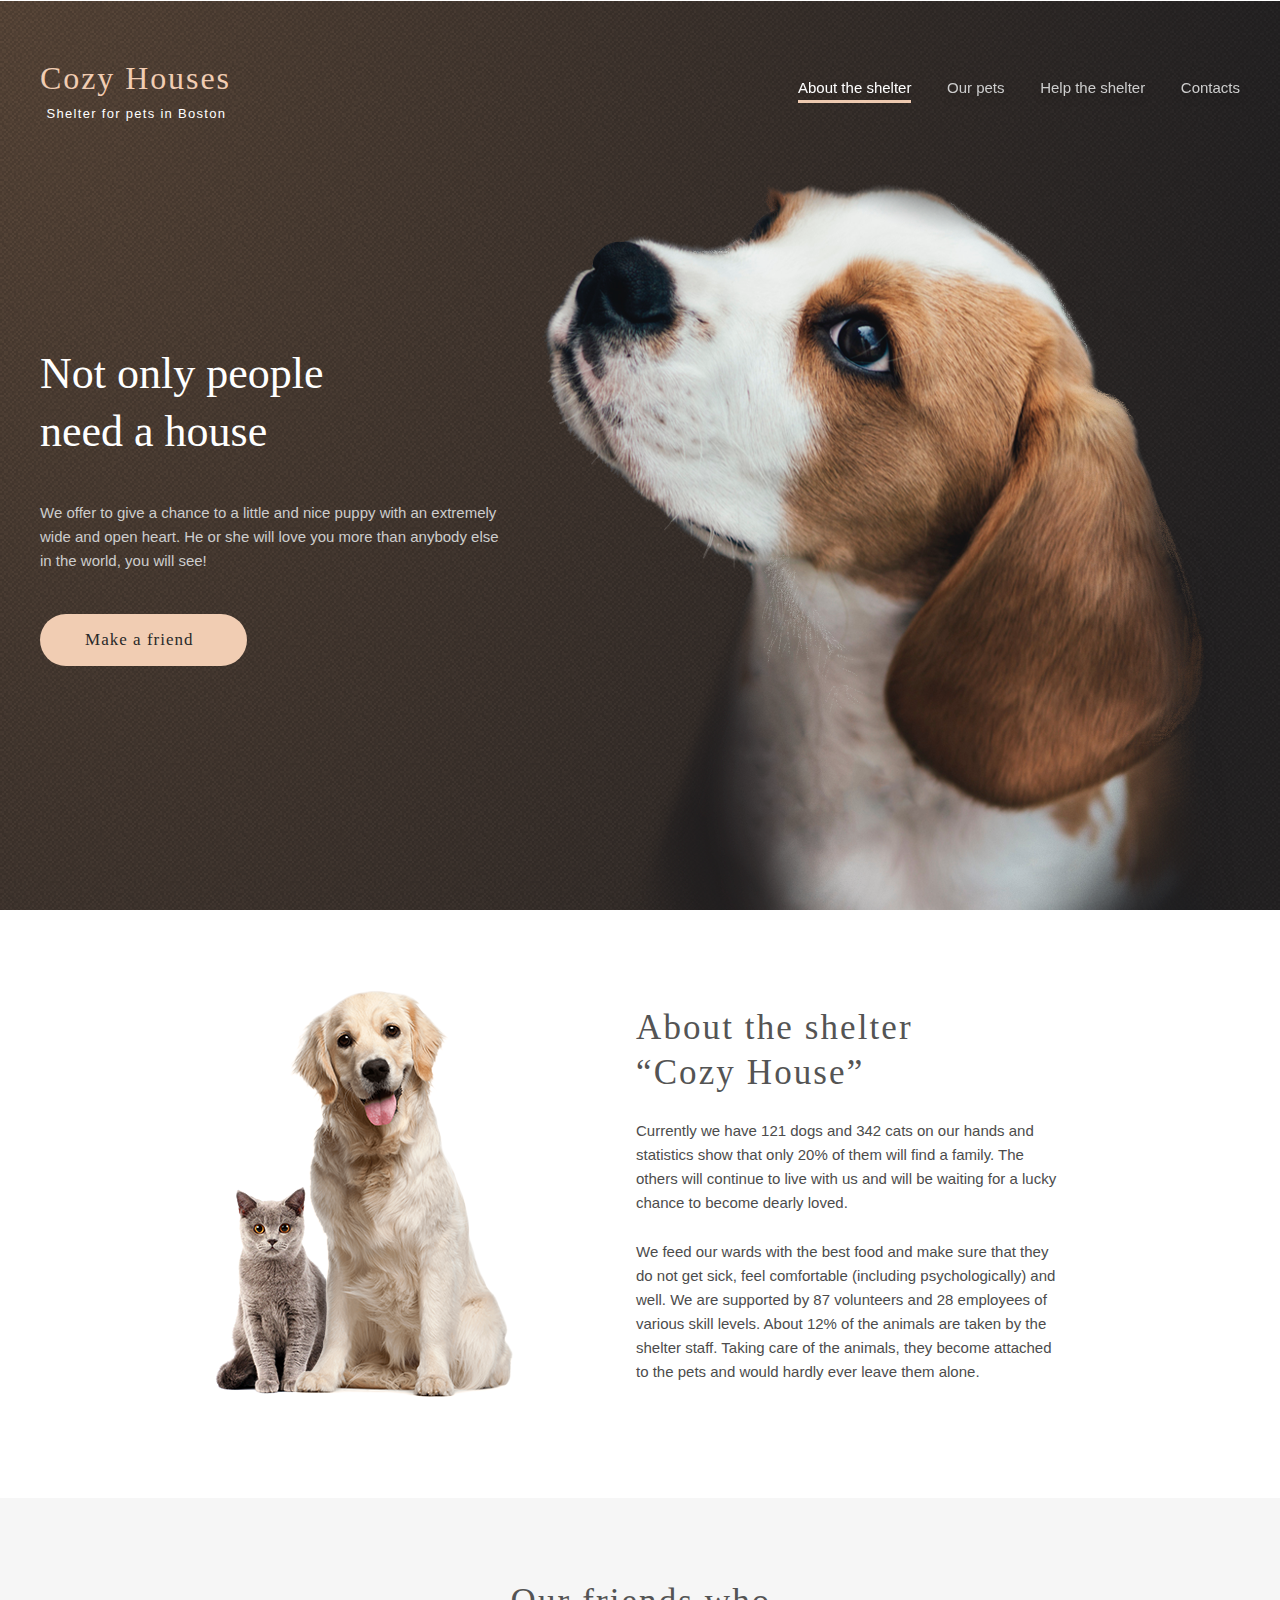
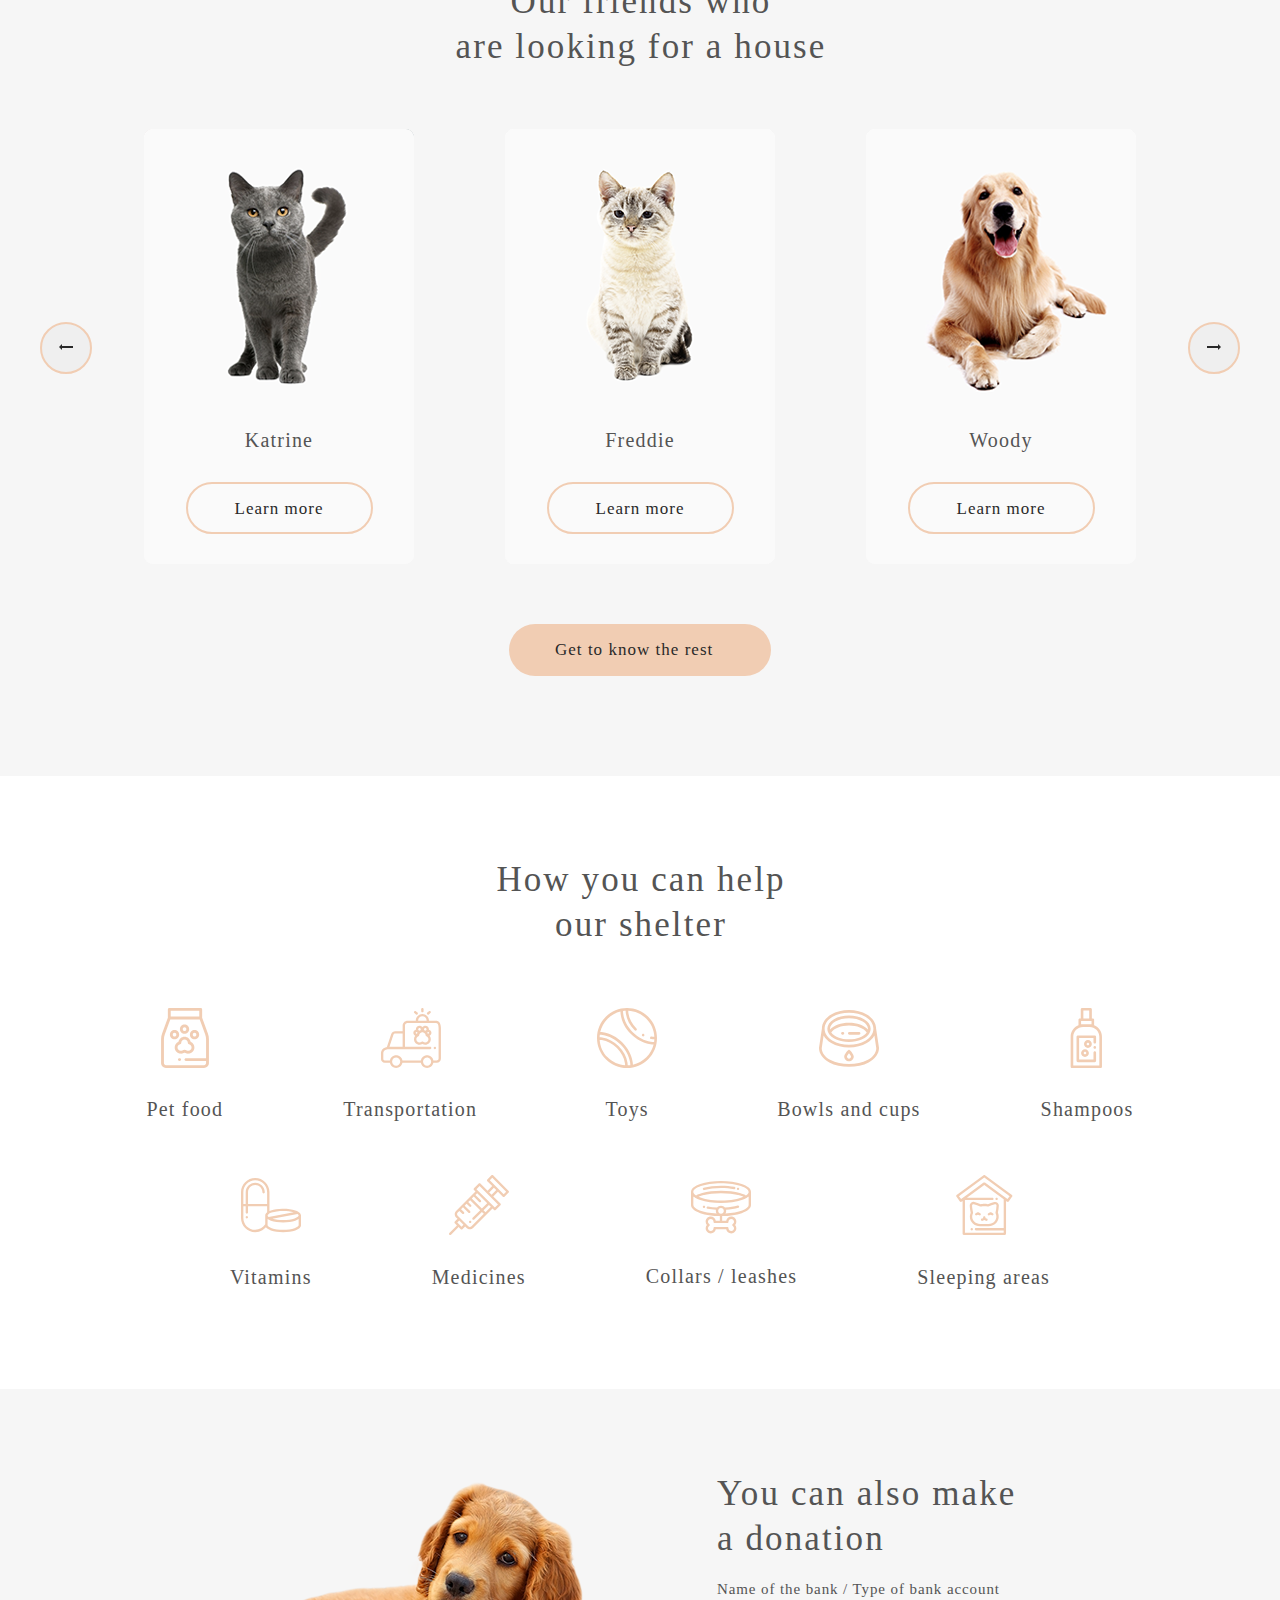
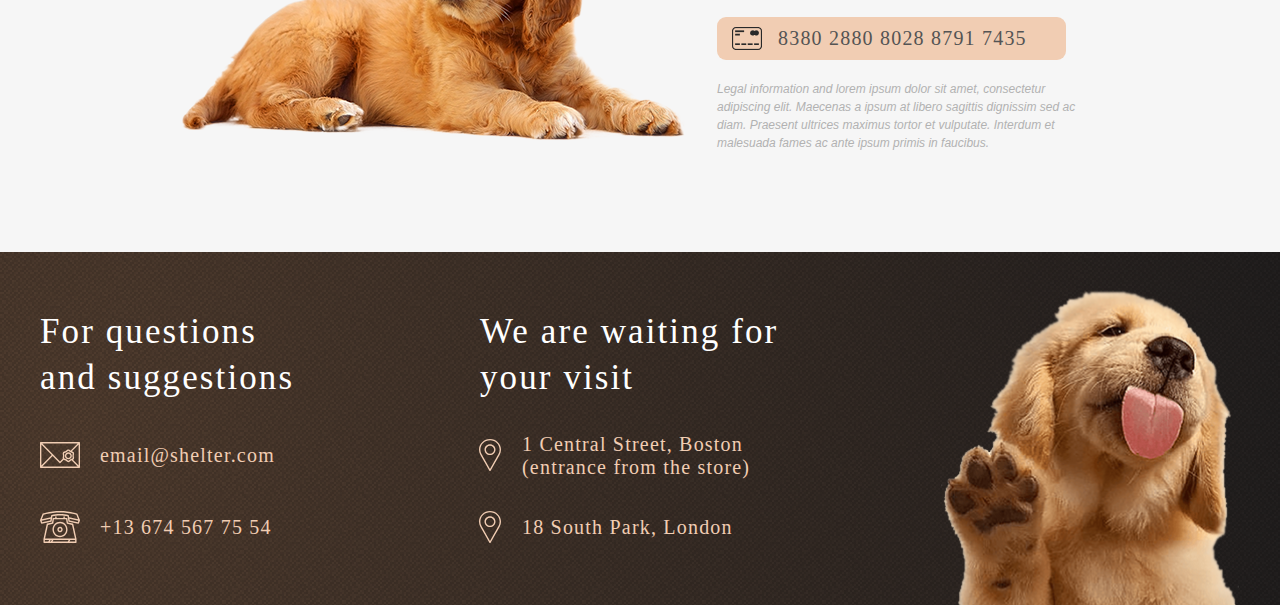
<file: pages/main/index.html>
<!DOCTYPE html>
<html lang="en">

<head>
    <meta charset="UTF-8">
    <meta name="viewport" content="width=device-width, initial-scale=1.0">
    <title>Shelter</title>
    <link rel="stylesheet" href="normalize.min.css">
    <link rel="stylesheet" href="style.css">
</head>

<body>
    <header class="header">
        <div class="header__container">
            <a href="javascript:void(0)" class="header__logo">
                <div>
                    <h1 class="header__title">Cozy Houses</h1>
                    <p class="header__subtitle">Shelter for pets in Boston</p>
                </div>
            </a>
            <nav class="navbar">
                <div class="navbar__wrapper">
                    <a href="javascript:void(0)" class="burger-logo">
                        <div>
                            <h2 class="burger-logo__title">Cozy House</h2>
                            <p class="burger-logo__subtitle">Shelter for pets in Boston</p>
                        </div>
                    </a>
                    <div class="burger">
                        <span></span>
                        <span></span>
                        <span></span>
                    </div>
                    <ul class="main-menu">
                        <li class="main-menu__item">
                            <a href="#" class="main-menu__link main-menu__link_active">About the shelter</a>
                        </li>
                        <li class="main-menu__item">
                            <a href="../pets/index.html" class="main-menu__link">Our pets</a>
                        </li>
                        <li class="main-menu__item">
                            <a href="javascript:void(0)" class="main-menu__link main-menu__link_nonActive">Help the
                                shelter</a>
                        </li>
                        <li class="main-menu__item">
                            <a href="javascript:void(0)" class="main-menu__link main-menu__link_nonActive">Contacts</a>
                        </li>
                    </ul>
                </div>
            </nav>
            <div class="hamburger">
                <span></span>
                <span></span>
                <span></span>
            </div>
        </div>
        <div class="overlay"></div>
        <div class="overlay-popUp"></div>
    </header>
    <main>
        <section class="not-only">
            <div class="container">
                <h2 class="not-only__title">Not only people need a house</h2>
                <p class="not-only__text">
                    We offer to give a chance to a little and nice puppy with an extremely wide and open heart. He or
                    she will love you more than anybody else in the world, you will see!
                </p>
                <a href="../pets/index.html" class="not-only__link">Make a friend</a>
                <img class="not-only__dog" src="../../assets/images/start-screen-puppy.png" alt="Dog">
            </div>
        </section>
        <section class="about">
            <div class="container">
                <div class="about__wrapper">
                    <img class="about__img" src="../../assets/images/about-pets.png" alt="Cat and Dog">
                    <div class="about__content">
                        <h2 class="about__title">About the shelter “Cozy House”</h2>
                        <p class="about__text">
                            Currently we have 121 dogs and 342 cats on our hands and statistics show that only 20% of
                            them
                            will find a family. The others will continue to live with us and will be waiting for a lucky
                            chance to become dearly loved.
                        </p>
                        <p class="about__text">
                            We feed our wards with the best food and make sure that they do not get sick, feel
                            comfortable
                            (including psychologically) and well. We are supported by 87 volunteers and 28 employees of
                            various skill levels. About 12% of the animals are taken by the shelter staff. Taking care
                            of
                            the animals, they become attached to the pets and would hardly ever leave them alone.
                        </p>
                    </div>
                </div>
            </div>
        </section>
        <section class="our-friends">
            <div class="container">
                <h2 class="our-friends__title">
                    Our friends who<br> are looking for a house
                </h2>
                <div class="carousel">
                    <button class="our-friends__button our-friends__button_left">
                        <img src="../../assets/icons/Arrow.png" alt="arrow left" class="our-friend__arrow-left">
                    </button>
                    <div class="carousel__wrapper">
                        <ul class="dogs-slider">
                            <li class="dogs-slider__item">
                                <img src="../../assets/images/pets-katrine.png" alt="A cat" class="dogs-slider__img">
                                <p class="dogs-slider__name">Katrine</p>
                                <a href="" class="dogs-slider__link">Learn more</a>
                            </li>
                            <li class="dogs-slider__item">
                                <img src="../../assets/images/pets-jennifer.png" alt="A dog" class="dogs-slider__img">
                                <p class="dogs-slider__name">Jennifer</p>
                                <a href="" class="dogs-slider__link">Learn more</a>
                            </li>
                            <li class="dogs-slider__item">
                                <img src="../../assets/images/pets-woody.png" alt="A dog" class="dogs-slider__img">
                                <p class="dogs-slider__name">Woody</p>
                                <a href="" class="dogs-slider__link">Learn more</a>
                            </li>
                        </ul>
                    </div>
                    <button class="our-friends__button our-friends__button_right">
                        <img src="../../assets/icons/Arrow.png" alt="arrow left" class="our-friend__arrow-right">
                    </button>
                </div>
                <a href="../pets/index.html" class="our-friends__get">Get to know the rest</a>
                <div class="pet">
                    <div class="pet__picture">
                        <img src="../../assets/images/pets-jennifer.png" alt="A dog" class="pet__img">
                    </div>
                    <div class="pet__content">
                        <h3 class="pet__title">Jennifer</h3>
                        <p class="pet__subtitle"><span class="pet__type">Dog</span> - <span
                                class="pet__breed">Labrador</span></p>
                        <p class="pet__descr">
                            Jennifer is a sweet 2 months old Labrador that is patiently waiting to find a new forever
                            home. This girl really enjoys being able to go outside to run and play, but won't hesitate
                            to play up a storm in the house if she has all of her favorite toys.
                        </p>
                        <ul class="pet-desr">
                            <li class="pet-desr__age">Age: <span>2 months</span></li>
                            <li class="pet-desr__inoculation">Inoculations: <span>none</span></li>
                            <li class="pet-desr__diseases">Diseases: <span>none</span></li>
                            <li class="pet-desr__parasites">Parasites: <span>none</span></li>
                        </ul>
                    </div>
                    <div class="pet__close">
                        <svg width="12" height="12" viewBox="0 0 12 12" fill="none" xmlns="http://www.w3.org/2000/svg">
                            <path fill-rule="evenodd" clip-rule="evenodd"
                                d="M7.42618 6.00003L11.7046 1.72158C12.0985 1.32775 12.0985 0.689213 11.7046 0.295433C11.3108 -0.0984027 10.6723 -0.0984027 10.2785 0.295433L5.99998 4.57394L1.72148 0.295377C1.32765 -0.098459 0.68917 -0.098459 0.295334 0.295377C-0.0984448 0.689213 -0.0984448 1.32775 0.295334 1.72153L4.57383 5.99997L0.295334 10.2785C-0.0984448 10.6723 -0.0984448 11.3108 0.295334 11.7046C0.68917 12.0985 1.32765 12.0985 1.72148 11.7046L5.99998 7.42612L10.2785 11.7046C10.6723 12.0985 11.3108 12.0985 11.7046 11.7046C12.0985 11.3108 12.0985 10.6723 11.7046 10.2785L7.42618 6.00003Z"
                                fill="#292929" />
                        </svg>
                    </div>
                </div>
            </div>
        </section>
        <section class="help">
            <div class="container">
                <h2 class="help__title">How you can help our shelter</h2>
                <ul class="help__list">
                    <li class="help__item">
                        <img class="help__img" src="../../assets/images/icon-pet-food.svg" alt="food">
                        <span class="help__name">Pet food</span>
                    </li>
                    <li class="help__item">
                        <img class="help__img" src="../../assets/images/icon-transportation.svg" alt="transportation">
                        <span class="help__name">Transportation</span>
                    </li>
                    <li class="help__item">
                        <img class="help__img" src="../../assets/images/icon-toys.svg" alt="toys">
                        <span class="help__name">Toys</span>
                    </li>
                    <li class="help__item">
                        <img class="help__img" src="../../assets/images/icon-bowls-and-cups.svg" alt="bowls-and-cups">
                        <span class="help__name">Bowls and cups</span>
                    </li>
                    <li class="help__item">
                        <img class="help__img" src="../../assets/images/icon-shampoos.svg" alt="shampoos">
                        <span class="help__name">Shampoos</span>
                    </li>
                    <li class="help__item">
                        <img class="help__img" src="../../assets/images/icon-vitamins.svg" alt="vitamins">
                        <span class="help__name">Vitamins</span>
                    </li>
                    <li class="help__item">
                        <img class="help__img" src="../../assets/images/icon-medicines.svg" alt="medicines">
                        <span class="help__name">Medicines</span>
                    </li>
                    <li class="help__item">
                        <img class="help__img" src="../../assets/images/collars-or-leashes.svg" alt="leashes">
                        <span class="help__name">Collars / leashes</span>
                    </li>
                    <li class="help__item">
                        <img class="help__img" src="../../assets/images/icon-sleeping-area.svg" alt="sleeping-area">
                        <span class="help__name">Sleeping areas</span>
                    </li>
                </ul>
            </div>
        </section>
        <section class="addition">
            <div class="container">
                <div class="addition__wrapper">
                    <img src="../../assets/images/donation-dog.png" alt="A dog" class="addition__img">
                    <div class="addition__content">
                        <h2 class="addition__title">You can also make a donation</h2>
                        <p class="addition__bank">Name of the bank / Type of bank account</p>
                        <a href="#" class="addition__card">
                            <img src="../../assets/icons/credit-card.png" alt="card" class="addition__icon">
                            8380 2880 8028 8791 7435
                        </a>
                        <p class="addition__text">
                            Legal information and lorem ipsum dolor sit amet, consectetur adipiscing elit. Maecenas a
                            ipsum at libero sagittis dignissim sed ac diam. Praesent ultrices maximus tortor et
                            vulputate. Interdum et malesuada fames ac ante ipsum primis in faucibus.
                        </p>
                    </div>
                </div>
            </div>
        </section>
    </main>
    <footer class="footer">
        <div class="container">
            <div class="footer__flex">
                <div class="footer__contacts">
                    <h3 class="footer__title">For questions and suggestions</h3>
                    <a class="footer__email email" href="mailto:email@shelter.com">
                        <img class="email__icon" src="../../assets/icons/mail.svg" alt="Email">
                        email@shelter.com
                    </a>
                    <a class="footer__phone phone" href="tel:+136745677554">
                        <img class="phone__icon" src="../../assets/icons/phone.svg" alt="phone number">
                        +13 674 567 75 54
                    </a>
                </div>
                <div class="footer__location">
                    <h3 class="footer__title">We are waiting for your visit</h3>
                    <a target="_blank" class="footer__address address-one" href="https://goo.gl/maps/z3WQQG3TH1wXpCeU8">
                        <img class="address-one__icon" src="../../assets/icons/pin.svg" alt="location">
                        1 Central Street, Boston (entrance from the store)
                    </a>
                    <a target="_blank" class="footer__address address-two" href="https://goo.gl/maps/vzcgCVsz3eTxAUmG7">
                        <img class="address-two__icon" src="../../assets/icons/pin.svg" alt="location">
                        18 South Park, London
                    </a>
                </div>
                <img class="footer__img" src="../../assets/images/footer-puppy.png" alt="A dog">
            </div>
        </div>
    </footer>
    <script src="script.js"></script>
</body>

</html>
</file>
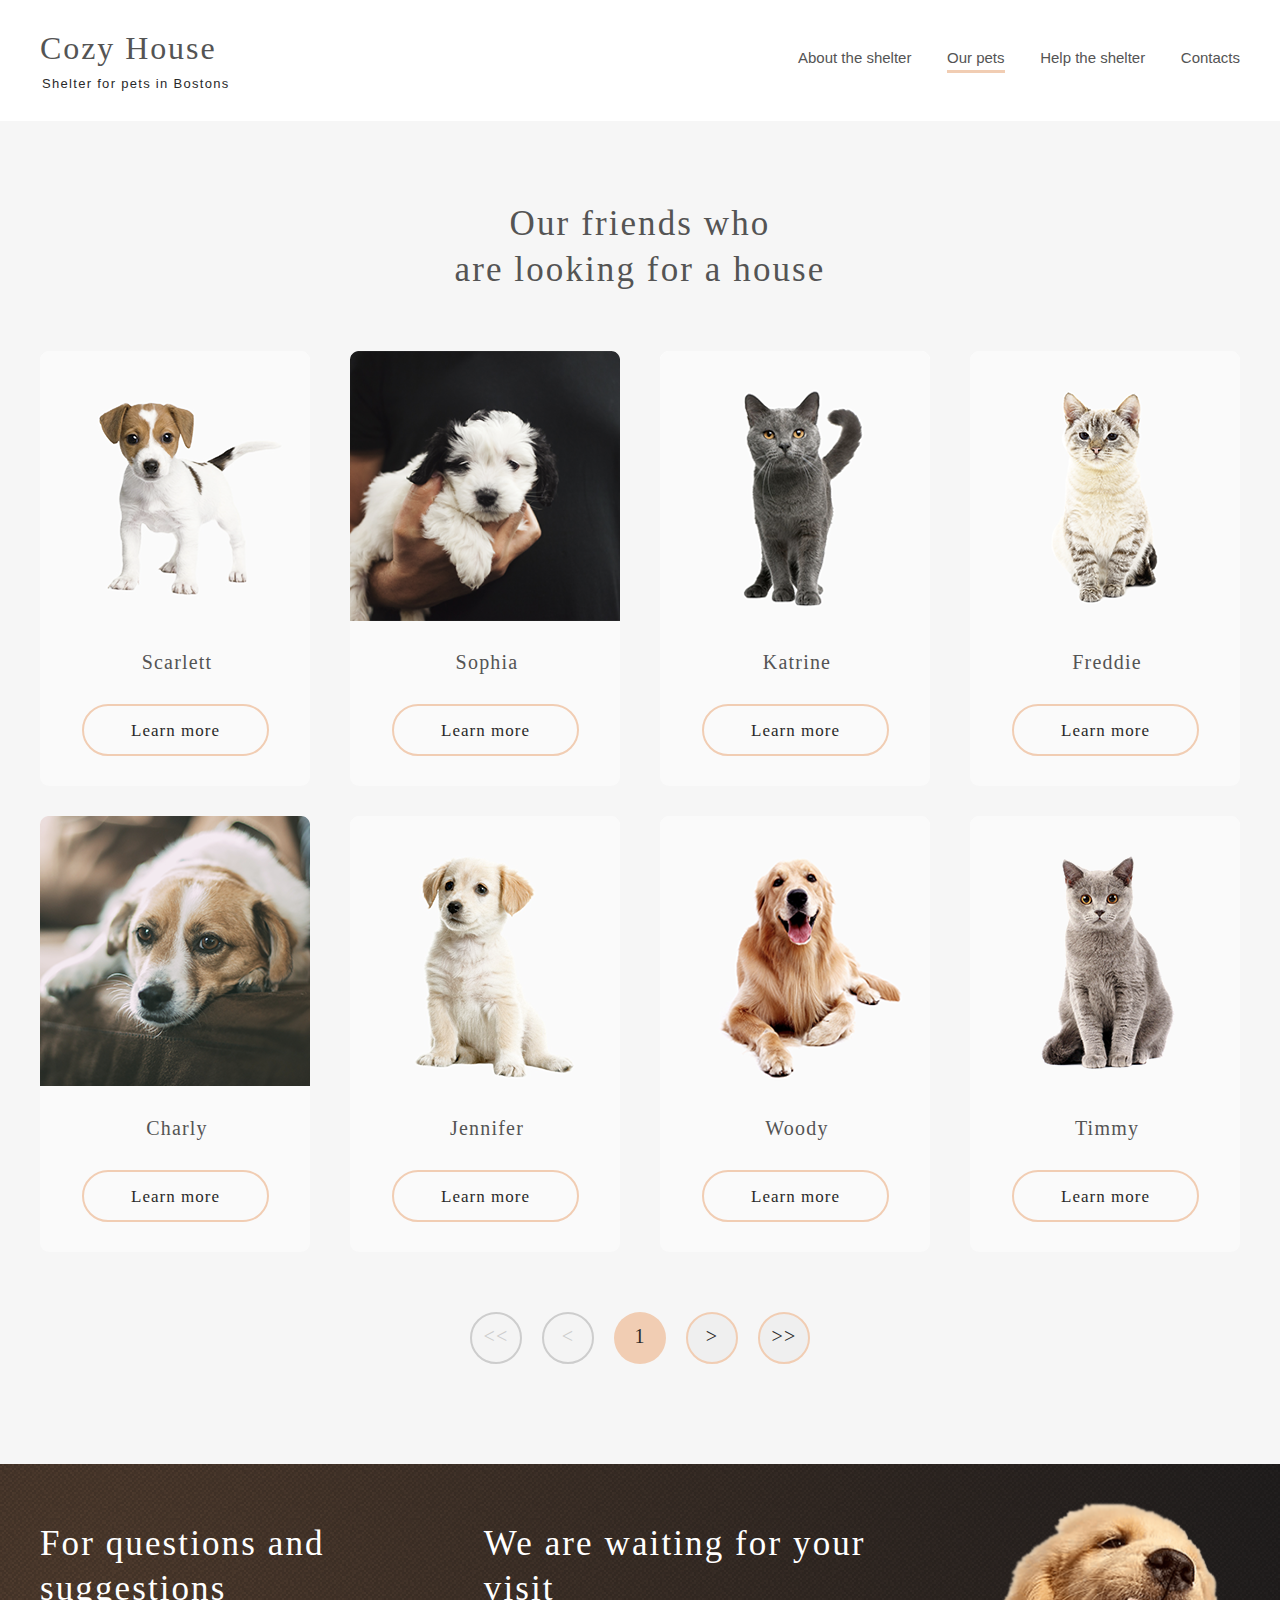
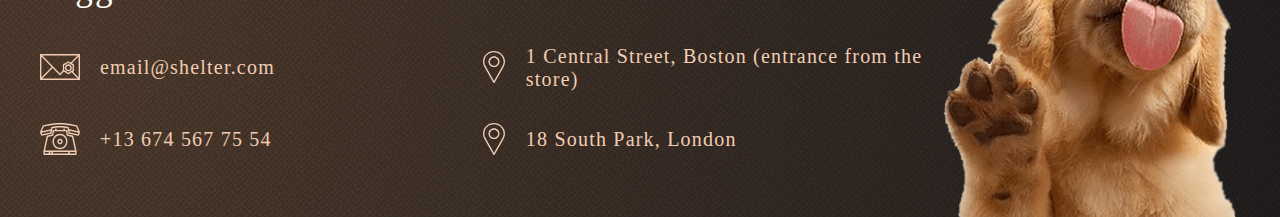
<file: pages/pets/index.html>
<!DOCTYPE html>
<html lang="en">

<head>
    <meta charset="UTF-8">
    <meta name="viewport" content="width=device-width, initial-scale=1.0">
    <title>Pets</title>
    <link rel="stylesheet" href="normalize.min.css">
    <link rel="stylesheet" href="style.css">
</head>

<body>
    <header class="header">
        <div class="header__container">
            <a href="../main/index.html">
                <div class="header__logo">
                    <h1 class="header__title">Cozy House</h1>
                    <p class="header__subtitle">Shelter for pets in Bostons</p>
                </div>
            </a>
            <nav class="navbar">
                <a href="../main/index.html" class="burger-logo">
                    <div>
                        <h2 class="burger-logo__title">Cozy House</h2>
                        <p class="burger-logo__subtitle">Shelter for pets in Boston</p>
                    </div>
                </a>
                <div class="burger">
                    <span></span>
                    <span></span>
                    <span></span>
                </div>
                <ul class="main-menu">
                    <li class="main-menu__item">
                        <a href="../main/index.html" class="main-menu__link">About the shelter</a>
                    </li>
                    <li class="main-menu__item">
                        <a href="#" class="main-menu__link main-menu__link_active">Our pets</a>
                    </li>
                    <li class="main-menu__item">
                        <a href="javascript:void(0)" class="main-menu__link main-menu__link_nonActive">Help the
                            shelter</a>
                    </li>
                    <li class="main-menu__item">
                        <a href="javascript:void(0)" class="main-menu__link main-menu__link_nonActive">Contacts</a>
                    </li>
                </ul>
            </nav>
            <div class="hamburger">
                <span></span>
                <span></span>
                <span></span>
            </div>
            <div class="overlay"></div>
        </div>
    </header>
    <main>
        <section class="our-friends">
            <div class="container">
                <h2 class="our-friends__title">
                    Our friends who <br>are looking for a house
                </h2>
                <ul class="our-friends__list">
                    <li class="our-friends__item">
                        <img src="../../assets/images/pets-katrine.png" alt="A cat" class="our-friends__img">
                        <p class="our-friends__name">Katrine</p>
                        <a href="" class="our-friends__link">Learn more</a>
                        <div class="overlayItem"><img src="../../assets/images/question.png" alt="question"></div>
                    </li>
                    <li class="our-friends__item">
                        <img src="../../assets/images/pets-jennifer.png" alt="A dog" class="our-friends__img">
                        <p class="our-friends__name">Jennifer</p>
                        <a href="" class="our-friends__link">Learn more</a>
                        <div class="overlayItem"><img src="../../assets/images/question.png" alt="question"></div>
                    </li>
                    <li class="our-friends__item">
                        <img src="../../assets/images/pets-woody.png" alt="A dog" class="our-friends__img">
                        <p class="our-friends__name">Woody</p>
                        <a href="" class="our-friends__link">Learn more</a>
                        <div class="overlayItem"><img src="../../assets/images/question.png" alt="question"></div>
                    </li>
                    <li class="our-friends__item">
                        <img src="../../assets/images/pets-katrine-2.png" alt="A dog" class="our-friends__img">
                        <p class="our-friends__name">Sophia</p>
                        <a href="" class="our-friends__link">Learn more</a>
                        <div class="overlayItem"><img src="../../assets/images/question.png" alt="question"></div>
                    </li>
                    <li class="our-friends__item">
                        <img src="../../assets/images/pets-timmy.png" alt="A dog" class="our-friends__img">
                        <p class="our-friends__name">Timmy</p>
                        <a href="" class="our-friends__link">Learn more</a>
                        <div class="overlayItem"><img src="../../assets/images/question.png" alt="question"></div>
                    </li>
                    <li class="our-friends__item">
                        <img src="../../assets/images/pets-charly.png" alt="A dog" class="our-friends__img">
                        <p class="our-friends__name">Charly</p>
                        <a href="" class="our-friends__link">Learn more</a>
                        <div class="overlayItem"><img src="../../assets/images/question.png" alt="question"></div>
                    </li>
                    <li class="our-friends__item">
                        <img src="../../assets/images/pets-scarlet.png" alt="A dog" class="our-friends__img">
                        <p class="our-friends__name">Scarlett</p>
                        <a href="" class="our-friends__link">Learn more</a>
                        <div class="overlayItem"><img src="../../assets/images/question.png" alt="question"></div>
                    </li>
                    <li class="our-friends__item">
                        <img src="../../assets/images/pets-katrine-4.png" alt="A dog" class="our-friends__img">
                        <p class="our-friends__name">Freddie</p>
                        <a href="" class="our-friends__link">Learn more</a>
                        <div class="overlayItem"><img src="../../assets/images/question.png" alt="question"></div>
                    </li>
                </ul>
                <div class="our-friends__controls">
                    <button class="our-friends__left-two" disabled='disabled'>
                        << </button>
                            <button class="our-friends__left-one" disabled='disabled'>
                                < </button>
                                    <button class="our-friends__current">1</button>
                                    <button class="our-friends__right-two active-button">></button>
                                    <button class="our-friends__right-one active-button">>></button>
                </div>
            </div>
            <div class="pet">
                <div class="pet__picture">
                    <img src="../../assets/images/pets-jennifer.png" alt="A dog" class="pet__img">
                </div>
                <div class="pet__content">
                    <h3 class="pet__title">Jennifer</h3>
                    <p class="pet__subtitle"><span class="pet__type">Dog</span> - <span
                            class="pet__breed">Labrador</span></p>
                    <p class="pet__descr">
                        Jennifer is a sweet 2 months old Labrador that is patiently waiting to find a new forever
                        home. This girl really enjoys being able to go outside to run and play, but won't hesitate
                        to play up a storm in the house if she has all of her favorite toys.
                    </p>
                    <ul class="pet-desr">
                        <li class="pet-desr__age">Age: <span>2 months</span></li>
                        <li class="pet-desr__inoculation">Inoculations: <span>none</span></li>
                        <li class="pet-desr__diseases">Diseases: <span>none</span></li>
                        <li class="pet-desr__parasites">Parasites: <span>none</span></li>
                    </ul>
                </div>
                <div class="pet__close">
                    <svg width="12" height="12" viewBox="0 0 12 12" fill="none" xmlns="http://www.w3.org/2000/svg">
                        <path fill-rule="evenodd" clip-rule="evenodd"
                            d="M7.42618 6.00003L11.7046 1.72158C12.0985 1.32775 12.0985 0.689213 11.7046 0.295433C11.3108 -0.0984027 10.6723 -0.0984027 10.2785 0.295433L5.99998 4.57394L1.72148 0.295377C1.32765 -0.098459 0.68917 -0.098459 0.295334 0.295377C-0.0984448 0.689213 -0.0984448 1.32775 0.295334 1.72153L4.57383 5.99997L0.295334 10.2785C-0.0984448 10.6723 -0.0984448 11.3108 0.295334 11.7046C0.68917 12.0985 1.32765 12.0985 1.72148 11.7046L5.99998 7.42612L10.2785 11.7046C10.6723 12.0985 11.3108 12.0985 11.7046 11.7046C12.0985 11.3108 12.0985 10.6723 11.7046 10.2785L7.42618 6.00003Z"
                            fill="#292929" />
                    </svg>
                </div>
            </div>
            <div class="overlay-popUp"></div>
        </section>
    </main>
    <footer class="footer">
        <div class="container">
            <div class="footer__flex">
                <div class="footer__contacts">
                    <h3 class="footer__title">For questions and suggestions</h3>
                    <a class="footer__email email" href="mailto:email@shelter.com">
                        <img class="email__icon" src="../../assets/icons/mail.svg" alt="Email">
                        email@shelter.com
                    </a>
                    <a class="footer__phone phone" href="tel:+136745677554">
                        <img class="phone__icon" src="../../assets/icons/phone.svg" alt="phone number">
                        +13 674 567 75 54
                    </a>
                </div>
                <div class="footer__location">
                    <h3 class="footer__title">We are waiting for your visit</h3>
                    <a target="_blank" class="footer__address address-one" href="https://goo.gl/maps/z3WQQG3TH1wXpCeU8">
                        <img class="address-one__icon" src="../../assets/icons/pin.svg" alt="location">
                        1 Central Street, Boston (entrance from the store)
                    </a>
                    <a target="_blank" class="footer__address address-two" href="https://goo.gl/maps/vzcgCVsz3eTxAUmG7">
                        <img class="address-two__icon" src="../../assets/icons/pin.svg" alt="location">
                        18 South Park, London
                    </a>
                </div>
                <img class="footer__img" src="../../assets/images/footer-puppy.png" alt="A dog">
            </div>
        </div>
    </footer>
    <script src='script.js'></script>
</body>

</html>
</file>
<file: pages/main/style.css>
* {
  -webkit-box-sizing: border-box;
          box-sizing: border-box;
  margin: 0;
  padding: 0;
  list-style: none;
  text-decoration: none;
}

h1, h2, h3, h4, h5 {
  margin: 0;
  padding: 0;
}

ul {
  list-style: none;
  padding: 0;
  margin: 0;
}

.container {
  position: relative;
  max-width: 1280px;
  padding: 0 40px;
  margin: 0 auto;
}

.header {
  padding-top: 60px;
  z-index: 1;
  background: transparent;
}
.header__container {
  position: relative;
  display: -webkit-box;
  display: -ms-flexbox;
  display: flex;
  -webkit-box-pack: justify;
      -ms-flex-pack: justify;
          justify-content: space-between;
  max-width: 1280px;
  padding: 0 40px;
  margin: 0 auto;
}
.header__logo {
  z-index: 1;
}
.header__title {
  color: #F1CDB3;
  font-family: Georgia, serif;
  font-weight: normal;
  line-height: 37.5px;
  font-size: 32px;
  letter-spacing: 0.06em;
}
.header__subtitle {
  font-family: Arial, sans-serif;
  font-weight: normal;
  font-size: 13px;
  letter-spacing: 0.1em;
  color: #FFFFFF;
  text-align: center;
  margin-top: 9px;
  margin-left: 2px;
}

.navbar {
  z-index: 1;
  width: 442px;
  padding-top: 16px;
  margin-left: auto;
}

.overlay {
  display: none;
  width: 100%;
  position: fixed;
  height: 100%;
  top: 0;
  z-index: 3;
  background: rgba(41, 41, 41, 0.6);
}

.overlay-popUp {
  display: none;
  width: 100%;
  position: fixed;
  height: 100%;
  top: 0;
  z-index: 3;
  background: rgba(41, 41, 41, 0.6);
}

.main-menu {
  display: -webkit-box;
  display: -ms-flexbox;
  display: flex;
  -webkit-box-pack: justify;
      -ms-flex-pack: justify;
          justify-content: space-between;
}
.main-menu__link {
  text-decoration: none;
  font-family: Arial, sans-serif;
  font-weight: normal;
  font-size: 15px;
  line-height: 160%;
  color: #CDCDCD;
  -webkit-filter: drop-shadow(0px 4px 4px rgba(0, 0, 0, 0.25));
          filter: drop-shadow(0px 4px 4px rgba(0, 0, 0, 0.25));
}
.main-menu__link:hover {
  color: #FFFFFF;
  -webkit-transition: 0.5s;
  -o-transition: 0.5s;
  transition: 0.5s;
}
.main-menu__link_active {
  color: #ffffff;
}
.main-menu__link_active:hover {
  color: wheat;
}
.main-menu__link_nonActive:hover {
  cursor: default;
  color: #CDCDCD;
}
.main-menu__item {
  position: relative;
}
.main-menu__item:nth-child(1)::before {
  position: absolute;
  bottom: -3px;
  content: "";
  left: 0;
  width: 100%;
  height: 3px;
  background: #F1CDB3;
}
.main-menu__item::before {
  position: absolute;
  content: "";
  height: 3px;
  width: 0;
  background-color: #F1CDB3;
  -webkit-transition: width 0.5s ease-in-out, left 0.5s ease-in-out;
  -o-transition: width 0.5s ease-in-out, left 0.5s ease-in-out;
  transition: width 0.5s ease-in-out, left 0.5s ease-in-out;
  left: 50%;
  bottom: -3px;
}
.main-menu__item:hover::before {
  width: 100%;
  left: 0;
}
.main-menu__item:nth-child(3):hover::before {
  cursor: default;
  content: "";
  height: 0;
  width: 0;
  color: #CDCDCD;
}
.main-menu__item:nth-child(4):hover::before {
  cursor: default;
  content: "";
  height: 0;
  width: 0;
  color: #CDCDCD;
}

.not-only {
  padding: 120px 0 244px 0;
  z-index: -1;
  -webkit-transform: translateY(-120px);
      -ms-transform: translateY(-120px);
          transform: translateY(-120px);
  background: url(../../assets/images/noise_transparent@2x.png), -o-radial-gradient(0% 0%, 100% 215.42%, #5B483A 0%, #262425 100%), #211F20;
  background: url(../../assets/images/noise_transparent@2x.png), radial-gradient(100% 215.42% at 0% 0%, #5B483A 0%, #262425 100%), #211F20;
}
.not-only__title {
  width: 310px;
  margin-top: 224px;
  font-family: Georgia, serif;
  font-weight: normal;
  font-size: 44px;
  line-height: 130%;
  display: -webkit-box;
  display: -ms-flexbox;
  display: flex;
  -webkit-box-align: center;
      -ms-flex-align: center;
          align-items: center;
  color: #FFFFFF;
}
.not-only__text {
  padding-top: 41px;
  width: 460px;
  font-family: Arial, sans-serif;
  font-weight: normal;
  font-size: 15px;
  line-height: 160%;
  color: #CDCDCD;
}
.not-only__dog {
  max-width: 100%;
  height: auto;
  position: absolute;
  right: 40px;
  bottom: -244px;
}
.not-only__link {
  display: block;
  margin-top: 41px;
  padding: 15px 0px 0px 45px;
  width: 207px;
  height: 52px;
  background: #F1CDB3;
  border-radius: 100px;
  font-family: Georgia, serif;
  font-weight: normal;
  font-size: 17px;
  line-height: 130%;
  letter-spacing: 0.06em;
  color: #292929;
}
.not-only__link:hover {
  -webkit-transition: 0.5s;
  -o-transition: 0.5s;
  transition: 0.5s;
  background: #FDDCC4;
}

.about {
  margin-top: -120px;
  padding: 80px 0px 100px 0px;
}
.about__wrapper {
  max-width: 71%;
  margin: 0 auto;
  display: -webkit-box;
  display: -ms-flexbox;
  display: flex;
  -webkit-box-pack: justify;
      -ms-flex-pack: justify;
          justify-content: space-between;
}
.about__title {
  width: 370px;
  padding-top: 15px;
  height: 90px;
  font-family: Georgia, serif;
  font-weight: normal;
  font-size: 35px;
  line-height: 130%;
  letter-spacing: 0.06em;
  color: #545454;
}
.about__text {
  width: 430px;
  line-height: 160%;
  padding-top: 25px;
  font-family: Arial, sans-serif;
  font-weight: normal;
  font-size: 15px;
  color: #4C4C4C;
}
.about__text:nth-child(2) {
  padding-top: 39px;
}

.our-friends {
  background: #F6F6F6;
  padding-top: 81px;
  padding-bottom: 100px;
}
.our-friends__title {
  text-align: center;
  margin-left: 2px;
  font-family: Georgia, serif;
  font-weight: normal;
  font-size: 35px;
  line-height: 130%;
  letter-spacing: 0.06em;
  color: #545454;
}
.our-friends__button {
  z-index: 2;
  outline: none;
  padding-bottom: 5px;
  margin-top: 193px;
  width: 52px;
  height: 52px;
  border: 2px solid #F1CDB3;
  border-radius: 100px;
}
.our-friends__button_left {
  padding-bottom: 2px;
  -webkit-transform: rotate(-180deg);
      -ms-transform: rotate(-180deg);
          transform: rotate(-180deg);
}
.our-friends__button:hover {
  cursor: pointer;
  -webkit-transition: 0.5s;
  -o-transition: 0.5s;
  transition: 0.5s;
  background-color: #FDDCC4;
  border: none;
}
.our-friends__get {
  display: block;
  margin: 0 auto;
  margin-top: 30px;
  padding: 15px 0px 0px 46px;
  width: 262px;
  height: 52px;
  background: #F1CDB3;
  border-radius: 100px;
  font-family: Georgia, serif;
  font-weight: normal;
  font-size: 17px;
  line-height: 130%;
  letter-spacing: 0.06em;
  color: #292929;
}
.our-friends__get:hover {
  cursor: pointer;
  -webkit-transition: 0.5s;
  -o-transition: 0.5s;
  transition: 0.5s;
  background-color: #FDDCC4;
}

.carousel {
  position: relative;
  margin-top: 59px;
  display: -webkit-box;
  display: -ms-flexbox;
  display: flex;
}
.carousel__wrapper {
  position: relative;
  width: 992px;
  height: 465px;
  margin: 0 auto;
  overflow: hidden;
}

.button-inactive {
  -webkit-transition: 0.5s;
  -o-transition: 0.5s;
  transition: 0.5s;
  color: #CDCDCD;
  border: 2px solid #CDCDCD;
  pointer-events: none;
}

.dogs-slider {
  display: -webkit-box;
  display: -ms-flexbox;
  display: flex;
  position: absolute;
  top: 0;
  left: 0;
  -webkit-transition: 1s;
  -o-transition: 1s;
  transition: 1s;
}
.dogs-slider__item {
  -ms-flex-negative: 0;
      flex-shrink: 0;
  -webkit-transition: 1s;
  -o-transition: 1s;
  transition: 1s;
  padding: 0px 0px 30px 0px;
  border-radius: 9px;
  text-align: center;
  width: 270px;
  background: #FAFAFA;
}
.dogs-slider__item:hover {
  cursor: pointer;
  -webkit-transition: 0.5s;
  -o-transition: 0.5s;
  transition: 0.5s;
  background-color: #ffffff;
  -webkit-box-shadow: 0px 0px 21px -4px black;
          box-shadow: 0px 0px 21px -4px black;
}
.dogs-slider__img {
  display: block;
  max-width: 100%;
  height: auto;
}
.dogs-slider__name {
  margin-top: 30px;
  font-family: Georgia, serif;
  font-weight: normal;
  font-size: 20px;
  text-align: center;
  letter-spacing: 0.06em;
  color: #545454;
}
.dogs-slider__link {
  padding-top: 15px;
  border: 2px solid #F1CDB3;
  border-radius: 100px;
  font-family: Georgia, serif;
  font-weight: normal;
  font-size: 17px;
  letter-spacing: 0.06em;
  color: #292929;
  display: block;
  max-width: 187px;
  height: 52px;
  margin: 0 auto;
  margin-top: 30px;
}
.dogs-slider__link:hover {
  cursor: pointer;
  -webkit-transition: 0.5s;
  -o-transition: 0.5s;
  transition: 0.5s;
  background-color: #FDDCC4;
}

.pet {
  position: fixed;
  z-index: 5;
  top: 50%;
  left: 50%;
  -webkit-transform: translate(-50%, -50%);
      -ms-transform: translate(-50%, -50%);
          transform: translate(-50%, -50%);
  display: -webkit-box;
  display: -ms-flexbox;
  display: flex;
  display: none;
  -webkit-box-align: center;
      -ms-flex-align: center;
          align-items: center;
  background: #FAFAFA;
  border-radius: 9px;
  width: 900px;
  height: 500px;
}
.pet__title {
  font-family: Georgia, serif;
  font-style: normal;
  font-weight: normal;
  font-size: 35px;
  line-height: 130%;
  letter-spacing: 0.06em;
  color: #000000;
}
.pet__subtitle {
  font-family: Georgia, serif;
  font-style: normal;
  font-weight: normal;
  font-size: 20px;
  line-height: 115%;
  letter-spacing: 0.06em;
  margin-top: 9px;
}
.pet__descr {
  margin-top: 40px;
  font-family: Georgia, serif;
  font-style: normal;
  font-weight: normal;
  font-size: 15px;
  line-height: 118%;
  letter-spacing: 0.06em;
  color: #000000;
}
.pet__content {
  -ms-flex-item-align: start;
      -ms-grid-row-align: start;
      align-self: start;
  width: 352px;
  height: 362px;
  margin-top: 52px;
  margin-left: 33px;
}
.pet__picture {
  display: -webkit-box;
  display: -ms-flexbox;
  display: flex;
  -webkit-box-pack: center;
      -ms-flex-pack: center;
          justify-content: center;
  -webkit-box-align: center;
      -ms-flex-align: center;
          align-items: center;
  height: 500px;
  width: 500px;
}
.pet__img {
  -webkit-transform: scale(1.8);
      -ms-transform: scale(1.8);
          transform: scale(1.8);
}
.pet__close {
  -webkit-transition: 0.5s;
  -o-transition: 0.5s;
  transition: 0.5s;
  cursor: pointer;
  display: -webkit-box;
  display: -ms-flexbox;
  display: flex;
  -webkit-box-pack: center;
      -ms-flex-pack: center;
          justify-content: center;
  -webkit-box-align: center;
      -ms-flex-align: center;
          align-items: center;
  width: 52px;
  height: 52px;
  position: absolute;
  top: -52px;
  right: -45px;
  border: 2px solid #F1CDB3;
  border-radius: 100px;
}
.pet__close svg {
  width: 12px;
  height: 12px;
}
.pet__close:hover {
  -webkit-transition: 1s;
  -o-transition: 1s;
  transition: 1s;
  background: red;
}

.pet-desr {
  font-family: Georgia, serif;
  font-style: normal;
  font-weight: bold;
  font-size: 15px;
  line-height: 110%;
  letter-spacing: 0.06em;
  color: #000000;
  margin-top: 41px;
  padding-left: 14px;
}
.pet-desr span {
  font-weight: normal;
}
.pet-desr li {
  position: relative;
  margin-top: 12px;
}
.pet-desr li:before {
  position: absolute;
  width: 4px;
  height: 4px;
  left: -15px;
  top: 43%;
  border-radius: 50%;
  content: "";
  background: #F1CDB3;
}

.help {
  padding: 80px 0 46px 0;
}
.help__title {
  margin: 0 auto;
  padding-left: 2px;
  padding-top: 1px;
  width: 316px;
  font-family: Georgia, serif;
  font-style: normal;
  font-weight: normal;
  font-size: 35px;
  line-height: 130%;
  -webkit-box-align: center;
      -ms-flex-align: center;
          align-items: center;
  text-align: center;
  letter-spacing: 0.06em;
  color: #545454;
}
.help__list {
  max-width: 1149px;
  text-align: center;
  margin: 60px auto 0px auto;
  display: -webkit-box;
  display: -ms-flexbox;
  display: flex;
  -ms-flex-wrap: wrap;
      flex-wrap: wrap;
  -webkit-box-pack: center;
      -ms-flex-pack: center;
          justify-content: center;
}
.help__item {
  margin: 0 60px;
  margin-bottom: 54px;
}
.help__item:nth-child(8) {
  margin-top: 6px;
}
.help__name {
  margin-top: 26px;
  display: block;
  font-family: Georgia, serif;
  font-weight: normal;
  font-size: 20px;
  letter-spacing: 0.06em;
  color: #545454;
}

.addition {
  background: #F6F6F6;
  padding: 82px 0px 100px 0px;
}
.addition__title {
  margin-left: 1px;
  width: 300px;
  height: 90px;
  font-family: Georgia, serif;
  font-weight: normal;
  font-size: 35px;
  line-height: 130%;
  letter-spacing: 0.06em;
  color: #545454;
}
.addition__bank {
  margin-left: 1px;
  margin-top: 20px;
  font-family: Georgia, serif;
  font-weight: normal;
  font-size: 15px;
  line-height: 110%;
  letter-spacing: 0.06em;
  color: #545454;
}
.addition__img {
  display: block;
  margin-left: -2px;
  max-width: 100%;
  height: auto;
}
.addition__card {
  margin-top: 20px;
  margin-left: 1px;
  display: block;
  position: relative;
  padding: 10px 0px 0px 61px;
  width: 349px;
  height: 43px;
  background: #F1CDB3;
  border-radius: 9px;
  font-family: Georgia, serif;
  font-size: 20px;
  font-weight: normal;
  letter-spacing: 0.06em;
  color: #545454;
}
.addition__card:hover {
  -webkit-transition: 0.5s;
  -o-transition: 0.5s;
  transition: 0.5s;
  background: #cdb29d;
  color: white;
}
.addition__icon {
  position: absolute;
  left: 15px;
}
.addition__wrapper {
  max-width: 76%;
  margin: 0 auto;
  display: -webkit-box;
  display: -ms-flexbox;
  display: flex;
  -webkit-box-pack: justify;
      -ms-flex-pack: justify;
          justify-content: space-between;
  -webkit-box-align: center;
      -ms-flex-align: center;
          align-items: center;
}
.addition__text {
  margin-top: 20px;
  padding-left: 1px;
  display: block;
  width: 380px;
  font-family: Arial, sans-serif;
  font-style: italic;
  font-weight: normal;
  font-size: 12px;
  line-height: 18px;
  color: #B2B2B2;
}

.footer {
  padding-top: 38px;
  background: url(../../assets/images/noise_transparent@2x.png), -o-radial-gradient(5.73% 50%, 110.67% 538.64%, #513D2F 0%, #1A1A1C 100%), #211F20;
  background: url(../../assets/images/noise_transparent@2x.png), radial-gradient(110.67% 538.64% at 5.73% 50%, #513D2F 0%, #1A1A1C 100%), #211F20;
}
.footer__flex {
  display: -webkit-box;
  display: -ms-flexbox;
  display: flex;
  -webkit-box-pack: justify;
      -ms-flex-pack: justify;
          justify-content: space-between;
}
.footer__contacts {
  max-width: 280px;
  margin-top: 19px;
}
.footer__location {
  max-width: 302px;
  margin-top: 19px;
  margin-left: 2px;
}
.footer__title {
  font-family: Georgia, serif;
  font-weight: normal;
  font-size: 35px;
  line-height: 130%;
  letter-spacing: 0.06em;
  color: #FFFFFF;
}
.footer__email {
  position: relative;
  margin-top: 44px;
  padding: 0px 0px 0px 60px;
  display: block;
  font-family: Georgia, serif;
  font-weight: normal;
  font-size: 20px;
  line-height: 115%;
  letter-spacing: 0.06em;
  color: #F1CDB3;
}
.footer__email:hover {
  color: white;
  -webkit-transition: 0.3s;
  -o-transition: 0.3s;
  transition: 0.3s;
}
.footer__phone {
  position: relative;
  margin-top: 49px;
  padding: 0px 0px 0px 60px;
  display: block;
  font-family: Georgia, serif;
  font-weight: normal;
  font-size: 20px;
  line-height: 115%;
  letter-spacing: 0.06em;
  color: #F1CDB3;
}
.footer__phone:hover {
  color: white;
  -webkit-transition: 0.3s;
  -o-transition: 0.3s;
  transition: 0.3s;
}
.footer__address {
  position: relative;
  margin-top: 33px;
  padding-left: 42px;
  display: block;
  font-family: Georgia, serif;
  font-weight: normal;
  font-size: 20px;
  line-height: 115%;
  letter-spacing: 0.06em;
  color: #F1CDB3;
}
.footer__address:nth-child(3) {
  margin-top: 37px;
}
.footer__img {
  max-width: 100%;
  height: auto;
}

.address-one {
  position: relative;
}
.address-one__icon {
  position: absolute;
  left: -1px;
  bottom: 8px;
}

.address-two__icon {
  position: absolute;
  left: -1px;
  bottom: -4px;
}

.email__icon {
  position: absolute;
  left: 0;
  bottom: -1px;
}

.phone__icon {
  position: absolute;
  left: 0;
  bottom: -4px;
}

.burger {
  display: none;
  width: 50px;
  cursor: pointer;
  -webkit-transition: 0.8s;
  -o-transition: 0.8s;
  transition: 0.8s;
  z-index: 2;
  position: absolute;
  right: 48px;
  top: 18px;
  width: 30px;
  height: 24px;
}

.burger span {
  cursor: pointer;
  width: 30px;
  height: 0px;
  border: 1px solid #F1CDB3;
  display: block;
  margin-bottom: 8px;
  -webkit-transition: 0.8s;
  -o-transition: 0.8s;
  transition: 0.8s;
}

.burger__active {
  cursor: pointer;
  -webkit-transition: 0.8s all;
  -o-transition: 0.8s all;
  transition: 0.8s all;
  -webkit-transform: translateX(2px) rotate(-90deg);
      -ms-transform: translateX(2px) rotate(-90deg);
          transform: translateX(2px) rotate(-90deg);
}

.burger-logo {
  display: none;
}
.burger-logo__title {
  color: #F1CDB3;
  font-family: Georgia, serif;
  font-weight: normal;
  line-height: 37.5px;
  font-size: 32px;
  letter-spacing: 0.06em;
}
.burger-logo__subtitle {
  font-family: Arial, sans-serif;
  font-weight: normal;
  font-size: 13px;
  letter-spacing: 0.1em;
  color: #FFFFFF;
  text-align: left;
  margin-top: 9px;
  margin-left: 2px;
}

@media (max-width: 1279px) {
  .header {
    padding-top: 30px;
  }
  .header__container {
    max-width: 768px;
    padding: 0px 30px 0px 30px;
  }

  .container {
    max-width: 768px;
    padding: 0px 30px 0px 30px;
  }

  .not-only {
    padding-bottom: 245px;
  }
  .not-only__title {
    width: 310px;
    margin-left: 124px;
    margin-top: 61px;
  }
  .not-only__dog {
    position: relative;
    max-width: 80%;
    display: block;
    margin: -183px 0px 0px 179px;
  }
  .not-only__text {
    padding-top: 41px;
    padding-left: 124px;
    width: 585px;
  }
  .not-only__link {
    margin: 41px auto;
  }

  .pet {
    padding-right: 4px;
    width: 630px;
    height: 350px;
  }
  .pet__picture {
    width: 376px;
    height: 350px;
  }
  .pet__img {
    -webkit-transform: scale(1.2);
        -ms-transform: scale(1.2);
            transform: scale(1.2);
  }
  .pet__content {
    margin-left: 0px;
    margin-top: 12px;
  }
  .pet__descr {
    font-size: 13px;
    margin-top: 27px;
    line-height: 118%;
  }
  .pet__descr li {
    margin-top: 7px;
  }

  .pet-desr {
    margin-top: 15px;
  }
  .pet-desr li {
    margin-top: 7px;
  }

  .about {
    padding: 80px 0px 18px 0px;
  }
  .about__wrapper {
    -webkit-box-orient: vertical;
    -webkit-box-direction: normal;
        -ms-flex-direction: column;
            flex-direction: column;
  }
  .about__img {
    margin: 81px auto;
    display: block;
    -webkit-box-ordinal-group: 3;
        -ms-flex-order: 2;
            order: 2;
    height: 408px;
    width: 300px;
  }
  .about__title {
    padding-top: 1px;
    margin-left: 33px;
  }
  .about__text {
    margin-left: 33px;
    width: 436px;
  }
  .about__text:nth-child(2) {
    padding-top: 25px;
  }

  .carousel__wrapper {
    width: 582px;
  }

  .help__list {
    width: 630px;
    display: -webkit-box;
    display: -ms-flexbox;
    display: flex;
    -webkit-box-pack: justify;
        -ms-flex-pack: justify;
            justify-content: space-between;
  }
  .help__item {
    margin: 0 0 54px 0;
    width: 170px;
  }

  .addition__wrapper {
    -webkit-box-orient: vertical;
    -webkit-box-direction: normal;
        -ms-flex-direction: column;
            flex-direction: column;
  }
  .addition__img {
    -webkit-box-ordinal-group: 3;
        -ms-flex-order: 2;
            order: 2;
    margin-top: 60px;
  }

  .footer {
    padding-top: 12px;
  }
  .footer__flex {
    width: 709px;
    -ms-flex-wrap: wrap;
        flex-wrap: wrap;
    -ms-flex-pack: distribute;
        justify-content: space-around;
  }
  .footer__contacts {
    width: 302px;
  }
  .footer__location {
    width: 302px;
    margin-top: 19px;
    margin-left: -9px;
  }
  .footer__img {
    margin-top: 66px;
  }
}
@media (max-width: 767px) {
  .header {
    padding-top: 30px;
  }
  .header__container {
    position: relative;
    max-width: 320px;
    padding: 0px 10px 0px 10px;
  }

  .container {
    max-width: 320px;
    padding: 0px 10px 0px 10px;
  }

  .navbar {
    position: fixed;
    top: 0;
    right: 0;
    -webkit-transform: translateX(100%);
        -ms-transform: translateX(100%);
            transform: translateX(100%);
    width: 320px;
    height: 100vh;
    padding: 30px 9px;
    background: #292929;
    -webkit-transition: 0.6s;
    -o-transition: 0.6s;
    transition: 0.6s;
    z-index: 5;
  }
  .navbar__wrapper {
    position: relative;
  }

  .main-menu {
    padding-right: 5px;
    margin-top: 115px;
  }
  .main-menu__link {
    font-size: 32px;
  }

  .navbar__active {
    -webkit-transform: translateX(0%);
        -ms-transform: translateX(0%);
            transform: translateX(0%);
    right: 0;
  }

  .main-menu {
    -webkit-box-orient: vertical;
    -webkit-box-direction: normal;
        -ms-flex-direction: column;
            flex-direction: column;
    -webkit-box-align: center;
        -ms-flex-align: center;
            align-items: center;
    -webkit-box-pack: center;
        -ms-flex-pack: center;
            justify-content: center;
  }
  .main-menu__item {
    margin-top: 44px;
  }

  .hamburger {
    width: 50px;
    cursor: pointer;
    -webkit-transition: 0.8s;
    -o-transition: 0.8s;
    transition: 0.8s;
    z-index: 2;
    display: block;
    position: absolute;
    right: 53px;
    top: 51%;
    -webkit-transform: translateY(-50%);
        -ms-transform: translateY(-50%);
            transform: translateY(-50%);
    width: 30px;
    height: 24px;
  }

  .hamburger span {
    cursor: pointer;
    width: 30px;
    height: 0px;
    border: 1px solid #F1CDB3;
    display: block;
    margin-bottom: 8px;
    -webkit-transition: 0.8s;
    -o-transition: 0.8s;
    transition: 0.8s;
  }

  .hamburger__active {
    cursor: pointer;
    -webkit-transition: 0.8s all;
    -o-transition: 0.8s all;
    transition: 0.8s all;
    -webkit-transform: translateY(-13px) rotate(-90deg);
        -ms-transform: translateY(-13px) rotate(-90deg);
            transform: translateY(-13px) rotate(-90deg);
  }

  .burger-logo {
    display: block;
  }

  .burger {
    display: block;
  }

  .not-only {
    padding-bottom: 255px;
  }
  .not-only__dog {
    max-width: 260px;
    height: auto;
    margin: -138px 2px -11px 79px;
  }
  .not-only .not-only__link {
    margin: 0px auto;
    margin-top: 42px;
  }
  .not-only__title {
    font-family: Georgia, serif;
    font-weight: normal;
    font-size: 25px;
    line-height: 130%;
    display: -webkit-box;
    display: -ms-flexbox;
    display: flex;
    -webkit-box-align: center;
        -ms-flex-align: center;
            align-items: center;
    text-align: center;
    letter-spacing: 0.06em;
    color: #FFFFFF;
    margin: 60px 0 0 0;
    width: 100%;
  }
  .not-only__text {
    font-family: Arial, sans-serif;
    font-weight: normal;
    font-size: 15px;
    line-height: 160%;
    display: -webkit-box;
    display: -ms-flexbox;
    display: flex;
    -webkit-box-align: center;
        -ms-flex-align: center;
            align-items: center;
    text-align: center;
    color: #CDCDCD;
    margin: 42px 0 0 0;
    padding: 0;
    width: 100%;
  }

  .about {
    padding-top: 41px;
    padding-bottom: 0px;
  }
  .about__wrapper {
    max-width: 100%;
  }
  .about__title {
    display: block;
    font-size: 25px;
    margin: 0 auto;
    text-align: center;
    width: 249px;
  }
  .about__text {
    font-size: 15px;
    width: 300px;
    margin: 0 auto;
    width: 270px;
    line-height: 160%;
    text-align: justify;
  }
  .about__text:nth-child(2) {
    padding-top: 0px;
  }
  .about__text:nth-child(3) {
    padding-top: 22px;
  }
  .about__img {
    margin: 41px auto;
    display: block;
    height: 353.6px;
    width: 260px;
  }

  .our-friends {
    padding-top: 43px;
    padding-bottom: 42px;
  }
  .our-friends__title {
    font-size: 25px;
  }
  .our-friends__button {
    position: absolute;
  }
  .our-friends__button_left {
    left: 57px;
    bottom: -73px;
    margin: 0;
  }
  .our-friends__button_right {
    right: 59px;
    bottom: -73px;
  }
  .our-friends__get {
    margin-top: 114px;
  }

  .carousel {
    margin-top: 42px;
  }
  .carousel__wrapper {
    width: 270px;
  }

  .pet {
    padding: 10px;
    width: 240px;
    height: 341px;
    text-align: center;
  }
  .pet__subtitle {
    margin-top: 0;
  }
  .pet__descr {
    margin-top: 8px;
    text-align: justify;
  }
  .pet__picture {
    display: none;
  }
  .pet__content {
    margin-top: 2px;
  }

  .pet-desr {
    text-align: left;
  }
  .pet-desr li {
    margin-top: 1px;
  }

  .help {
    padding-top: 41px;
    padding-bottom: 6px;
  }
  .help__title {
    font-size: 25px;
    width: 264px;
  }
  .help__img {
    height: 50px;
    width: 50px;
  }
  .help__item {
    width: 134px;
    margin-bottom: 30px;
  }
  .help__list {
    margin-top: 42px;
    width: 293px;
  }
  .help__name {
    margin-top: 16px;
    font-size: 15px;
  }

  .addition {
    padding-top: 42px;
    padding-bottom: 42px;
  }
  .addition__wrapper {
    max-width: 100%;
  }
  .addition__title {
    text-align: center;
    margin: 0 auto;
    width: 252px;
    font-size: 25px;
  }
  .addition__bank {
    font-family: Arial;
    font-style: normal;
    font-weight: normal;
    font-size: 15px;
    line-height: 160%;
    letter-spacing: normal;
    display: -webkit-box;
    display: -ms-flexbox;
    display: flex;
    -webkit-box-align: center;
        -ms-flex-align: center;
            align-items: center;
    color: #545454;
    margin-top: -6px;
  }
  .addition__card {
    width: 281px;
    font-size: 15px;
    margin-top: 20px;
    margin-left: -2px;
    padding-top: 13px;
  }
  .addition__text {
    width: 280px;
    text-align: justify;
  }
  .addition__icon {
    bottom: 10px;
  }
  .addition__img {
    width: 260px;
    height: 135.2px;
    margin-top: 42px;
  }

  .footer__flex {
    width: 100%;
    -webkit-box-orient: vertical;
    -webkit-box-direction: normal;
        -ms-flex-direction: column;
            flex-direction: column;
  }
  .footer__contacts {
    margin: 0 auto;
    width: 302px;
    margin-top: 19px;
  }
  .footer__title {
    text-align: center;
  }
  .footer__location {
    width: 300px;
    margin-top: 45px;
    margin-left: 1px;
  }
  .footer__img {
    width: 260px;
    height: 269px;
    display: block;
    margin: 0px auto;
    margin-top: 95px;
  }
}
@media (min-width: 320px) {
  .dogs-slider {
    -webkit-transform: translate(0px);
        -ms-transform: translate(0px);
            transform: translate(0px);
  }
}
@media (min-width: 768px) {
  .dogs-slider {
    -webkit-transform: translateX(0px);
        -ms-transform: translateX(0px);
            transform: translateX(0px);
  }
  .dogs-slider__item {
    margin-right: 41px;
  }
}
@media (min-width: 1280px) {
  .dogs-slider {
    -webkit-transform: translateX(0px);
        -ms-transform: translateX(0px);
            transform: translateX(0px);
  }
  .dogs-slider__item {
    margin-right: 91px;
  }
}
</file>
<file: pages/pets/style.css>
* {
  -webkit-box-sizing: border-box;
          box-sizing: border-box;
  margin: 0;
  padding: 0;
  list-style: none;
  text-decoration: none;
}

h1, h2, h3, h4, h5 {
  margin: 0;
  padding: 0;
}

ul {
  list-style: none;
  padding: 0;
  margin: 0;
}

.container {
  position: relative;
  max-width: 1280px;
  padding: 0 40px;
  margin: 0 auto;
}

.header {
  position: fixed;
  width: 100%;
  padding-top: 30px;
  padding-bottom: 30px;
  z-index: 1;
  background: white;
}
.header__container {
  display: -webkit-box;
  display: -ms-flexbox;
  display: flex;
  -webkit-box-pack: justify;
      -ms-flex-pack: justify;
          justify-content: space-between;
  max-width: 1280px;
  padding: 0 40px;
  margin: 0 auto;
}
.header__logo {
  z-index: 1;
}
.header__title {
  color: #545454;
  font-family: Georgia, serif;
  font-weight: normal;
  line-height: 37.5px;
  font-size: 32px;
  letter-spacing: 0.06em;
}
.header__subtitle {
  font-family: Arial, sans-serif;
  font-weight: normal;
  font-size: 13px;
  letter-spacing: 0.1em;
  color: #292929;
  text-align: center;
  margin-top: 9px;
  margin-left: 2px;
}

.navbar {
  z-index: 1;
  width: 442px;
  padding-top: 16px;
  margin-left: auto;
}

.burger {
  display: none;
  width: 50px;
  cursor: pointer;
  -webkit-transition: 0.8s;
  -o-transition: 0.8s;
  transition: 0.8s;
  z-index: 2;
  position: absolute;
  right: 48px;
  top: 43px;
  width: 30px;
  height: 24px;
}

.burger span {
  cursor: pointer;
  width: 30px;
  height: 0px;
  border: 1px solid #F1CDB3;
  display: block;
  margin-bottom: 8px;
  -webkit-transition: 0.8s;
  -o-transition: 0.8s;
  transition: 0.8s;
}

.burger__active {
  display: block;
  cursor: pointer;
  -webkit-transition: 2s -webkit-transform;
  transition: 2s -webkit-transform;
  -o-transition: 2s transform;
  transition: 2s transform;
  transition: 2s transform, 2s -webkit-transform;
  -webkit-transform: translateX(2px) rotate(-90deg);
      -ms-transform: translateX(2px) rotate(-90deg);
          transform: translateX(2px) rotate(-90deg);
}

.burger-logo {
  display: none;
}
.burger-logo__title {
  color: #545454;
  font-family: Georgia, serif;
  font-weight: normal;
  line-height: 37.5px;
  font-size: 32px;
  letter-spacing: 0.06em;
}
.burger-logo__subtitle {
  font-family: Arial, sans-serif;
  font-weight: normal;
  font-size: 13px;
  letter-spacing: 0.1em;
  color: #545454;
  text-align: left;
  margin-top: 9px;
  margin-left: 2px;
}

.main-menu {
  display: -webkit-box;
  display: -ms-flexbox;
  display: flex;
  -webkit-box-pack: justify;
      -ms-flex-pack: justify;
          justify-content: space-between;
}
.main-menu__link {
  text-decoration: none;
  font-family: Arial, sans-serif;
  font-weight: normal;
  font-size: 15px;
  line-height: 160%;
  color: #545454;
}
.main-menu__link:hover {
  color: #292929;
  -webkit-transition: 0.5s;
  -o-transition: 0.5s;
  transition: 0.5s;
}
.main-menu__link_active:hover {
  color: red;
}
.main-menu__link_nonActive:hover {
  cursor: default;
  color: #545454;
}
.main-menu__item {
  position: relative;
}
.main-menu__item:nth-child(2)::before {
  position: absolute;
  bottom: -3px;
  content: "";
  left: 0;
  width: 100%;
  height: 3px;
  background: #F1CDB3;
}
.main-menu__item::before {
  position: absolute;
  content: "";
  height: 3px;
  width: 0;
  background-color: #F1CDB3;
  -webkit-transition: width 0.5s ease-in-out, left 0.5s ease-in-out;
  -o-transition: width 0.5s ease-in-out, left 0.5s ease-in-out;
  transition: width 0.5s ease-in-out, left 0.5s ease-in-out;
  left: 50%;
  bottom: -3px;
}
.main-menu__item:hover::before {
  width: 100%;
  left: 0;
}
.main-menu__item:nth-child(3):before {
  content: "";
  height: 0;
}
.main-menu__item:nth-child(4):before {
  content: "";
  height: 0;
}

.overlay-popUp {
  display: none;
  width: 100%;
  position: fixed;
  height: 100%;
  top: 0;
  z-index: 3;
  background: rgba(41, 41, 41, 0.6);
}

.overlay {
  -webkit-transform: translateX(-29%);
      -ms-transform: translateX(-29%);
          transform: translateX(-29%);
  display: none;
  width: 100%;
  position: fixed;
  height: 100%;
  top: 0;
  z-index: 3;
  background: rgba(41, 41, 41, 0.6);
}

.hamburger_active {
  -webkit-transform: rotate(-90deg);
      -ms-transform: rotate(-90deg);
          transform: rotate(-90deg);
}

.our-friends {
  padding: 201px 0 100px 0;
  background: #F6F6F6;
}
.our-friends__title {
  width: 40%;
  height: 90px;
  margin: 0 auto;
  font-family: Georgia, serif;
  font-weight: normal;
  font-size: 35px;
  line-height: 130%;
  text-align: center;
  letter-spacing: 0.06em;
  color: #545454;
}
.our-friends__list {
  list-style: none;
  margin-top: 60px;
  display: -webkit-box;
  display: -ms-flexbox;
  display: flex;
  -webkit-box-pack: justify;
      -ms-flex-pack: justify;
          justify-content: space-between;
  -ms-flex-wrap: wrap;
      flex-wrap: wrap;
}
.our-friends__item {
  position: relative;
  -webkit-transition: 1s;
  -o-transition: 1s;
  transition: 1s;
  padding: 0px 0px 30px 0px;
  margin-bottom: 30px;
  border-radius: 9px;
  text-align: center;
  width: 270px;
  background: #FAFAFA;
}
.our-friends__item:hover {
  cursor: pointer;
  -webkit-transition: 0.5s;
  -o-transition: 0.5s;
  transition: 0.5s;
  background-color: #ffffff;
  -webkit-box-shadow: 0px 3px 32px 0px rgba(0, 0, 0, 0.75);
          box-shadow: 0px 3px 32px 0px rgba(0, 0, 0, 0.75);
}
.our-friends__name {
  margin-top: 26px;
  margin-left: 4px;
  font-family: Georgia, serif;
  font-weight: normal;
  font-size: 20px;
  text-align: center;
  letter-spacing: 0.06em;
  color: #545454;
}
.our-friends__link {
  padding-top: 15px;
  border: 2px solid #F1CDB3;
  border-radius: 100px;
  font-family: Georgia, serif;
  font-weight: normal;
  font-size: 17px;
  letter-spacing: 0.06em;
  color: #292929;
  display: block;
  width: 187px;
  height: 52px;
  margin: 0 auto;
  margin-top: 30px;
  margin-left: 42px;
}
.our-friends__link:hover {
  cursor: pointer;
  -webkit-transition: 0.5s;
  -o-transition: 0.5s;
  transition: 0.5s;
  background-color: #FDDCC4;
}
.our-friends__controls {
  width: 340px;
  display: -webkit-box;
  display: -ms-flexbox;
  display: flex;
  -webkit-box-pack: justify;
      -ms-flex-pack: justify;
          justify-content: space-between;
  margin: 0 auto;
  margin-top: 30px;
}
.our-friends__left-two {
  outline: none;
  font-family: Georgia, serif;
  font-weight: normal;
  font-size: 20px;
  line-height: 115%;
  text-align: center;
  letter-spacing: 0.06em;
  color: #CDCDCD;
  width: 52px;
  height: 52px;
  border: 2px solid #CDCDCD;
  -webkit-box-sizing: border-box;
          box-sizing: border-box;
  border-radius: 100px;
  padding-bottom: 2px;
}
.our-friends__left-one {
  outline: none;
  font-family: Georgia, serif;
  font-weight: normal;
  font-size: 20px;
  line-height: 115%;
  text-align: center;
  letter-spacing: 0.06em;
  color: #CDCDCD;
  width: 52px;
  height: 52px;
  border: 2px solid #CDCDCD;
  -webkit-box-sizing: border-box;
          box-sizing: border-box;
  border-radius: 100px;
  padding-bottom: 2px;
}
.our-friends__current {
  outline: none;
  border: none;
  width: 52px;
  height: 52px;
  background: #F1CDB3;
  border-radius: 100px;
  font-family: Georgia, serif;
  font-weight: normal;
  font-size: 20px;
  line-height: 115%;
  text-align: center;
  letter-spacing: 0.06em;
  color: #292929;
  padding-bottom: 2px;
}
.our-friends__current:hover {
  cursor: pointer;
  background-color: wheat;
}
.our-friends__right-two {
  outline: none;
  width: 52px;
  height: 52px;
  border: 2px solid #F1CDB3;
  -webkit-box-sizing: border-box;
          box-sizing: border-box;
  border-radius: 100px;
  font-family: Georgia, serif;
  font-weight: normal;
  font-size: 20px;
  line-height: 115%;
  text-align: center;
  letter-spacing: 0.06em;
  color: #292929;
  padding-bottom: 2px;
}
.our-friends__right-one {
  outline: none;
  width: 52px;
  height: 52px;
  border: 2px solid #F1CDB3;
  -webkit-box-sizing: border-box;
          box-sizing: border-box;
  border-radius: 100px;
  font-family: Georgia, serif;
  font-weight: normal;
  font-size: 20px;
  line-height: 115%;
  text-align: center;
  letter-spacing: 0.06em;
  color: #292929;
  padding-bottom: 2px;
}

.overlayItem {
  display: -webkit-box;
  display: -ms-flexbox;
  display: flex;
  -webkit-box-pack: center;
      -ms-flex-pack: center;
          justify-content: center;
  -webkit-box-align: center;
      -ms-flex-align: center;
          align-items: center;
  -webkit-transition: 0.8s;
  -o-transition: 0.8s;
  transition: 0.8s;
  z-index: -1;
  opacity: 0;
  position: absolute;
  border-radius: 9px;
  border: 2px solid gray;
  top: 50%;
  left: 50%;
  -webkit-transform: translate(-50%, -50%);
      -ms-transform: translate(-50%, -50%);
          transform: translate(-50%, -50%);
  width: 100%;
  height: 100%;
  background-color: white;
}

.active-button:hover {
  cursor: pointer;
  background: #F1CDB3;
  -webkit-transition: 0.5s;
  -o-transition: 0.5s;
  transition: 0.5s;
}

.button-nonActive {
  color: #CDCDCD;
  border: 2px solid #CDCDCD;
}

.button-active {
  outline: none;
  width: 52px;
  height: 52px;
  border: 2px solid #F1CDB3;
  -webkit-box-sizing: border-box;
  box-sizing: border-box;
  border-radius: 100px;
  font-family: Georgia, serif;
  font-weight: normal;
  font-size: 20px;
  line-height: 115%;
  text-align: center;
  letter-spacing: 0.06em;
  color: #292929;
  padding-bottom: 2px;
}

.button-active:hover {
  cursor: pointer;
  background: #F1CDB3;
  -webkit-transition: 0.5s;
  -o-transition: 0.5s;
  transition: 0.5s;
}

.button-nonActive:hover {
  background-color: transparent;
}

.pet {
  position: fixed;
  z-index: 5;
  top: 50%;
  left: 50%;
  -webkit-transform: translate(-50%, -50%);
      -ms-transform: translate(-50%, -50%);
          transform: translate(-50%, -50%);
  display: -webkit-box;
  display: -ms-flexbox;
  display: flex;
  display: none;
  -webkit-box-align: center;
      -ms-flex-align: center;
          align-items: center;
  background: #FAFAFA;
  border-radius: 9px;
  width: 900px;
  height: 500px;
}
.pet__title {
  font-family: Georgia, serif;
  font-style: normal;
  font-weight: normal;
  font-size: 35px;
  line-height: 130%;
  letter-spacing: 0.06em;
  color: #000000;
}
.pet__subtitle {
  font-family: Georgia, serif;
  font-style: normal;
  font-weight: normal;
  font-size: 20px;
  line-height: 115%;
  letter-spacing: 0.06em;
  margin-top: 9px;
}
.pet__descr {
  margin-top: 40px;
  font-family: Georgia, serif;
  font-style: normal;
  font-weight: normal;
  font-size: 15px;
  line-height: 118%;
  letter-spacing: 0.06em;
  color: #000000;
}
.pet__content {
  -ms-flex-item-align: start;
      -ms-grid-row-align: start;
      align-self: start;
  width: 352px;
  height: 362px;
  margin-top: 52px;
  margin-left: 33px;
}
.pet__picture {
  display: -webkit-box;
  display: -ms-flexbox;
  display: flex;
  -webkit-box-pack: center;
      -ms-flex-pack: center;
          justify-content: center;
  -webkit-box-align: center;
      -ms-flex-align: center;
          align-items: center;
  height: 500px;
  width: 500px;
}
.pet__img {
  -webkit-transform: scale(1.8);
      -ms-transform: scale(1.8);
          transform: scale(1.8);
}
.pet__close {
  -webkit-transition: 0.5s;
  -o-transition: 0.5s;
  transition: 0.5s;
  cursor: pointer;
  display: -webkit-box;
  display: -ms-flexbox;
  display: flex;
  -webkit-box-pack: center;
      -ms-flex-pack: center;
          justify-content: center;
  -webkit-box-align: center;
      -ms-flex-align: center;
          align-items: center;
  width: 52px;
  height: 52px;
  position: absolute;
  top: -52px;
  right: -45px;
  border: 2px solid #F1CDB3;
  border-radius: 100px;
}
.pet__close svg {
  width: 12px;
  height: 12px;
}
.pet__close:hover {
  -webkit-transition: 1s;
  -o-transition: 1s;
  transition: 1s;
  background: red;
}

.pet-desr {
  font-family: Georgia, serif;
  font-style: normal;
  font-weight: bold;
  font-size: 15px;
  line-height: 110%;
  letter-spacing: 0.06em;
  color: #000000;
  margin-top: 41px;
  padding-left: 14px;
}
.pet-desr span {
  font-weight: normal;
}
.pet-desr li {
  position: relative;
  margin-top: 12px;
}
.pet-desr li:before {
  position: absolute;
  width: 4px;
  height: 4px;
  left: -15px;
  top: 43%;
  border-radius: 50%;
  content: "";
  background: #F1CDB3;
}

.footer {
  padding-top: 38px;
  background: url(../../assets/images/noise_transparent@2x.png), -o-radial-gradient(5.73% 50%, 110.67% 538.64%, #513D2F 0%, #1A1A1C 100%), #211F20;
  background: url(../../assets/images/noise_transparent@2x.png), radial-gradient(110.67% 538.64% at 5.73% 50%, #513D2F 0%, #1A1A1C 100%), #211F20;
}
.footer__flex {
  display: -webkit-box;
  display: -ms-flexbox;
  display: flex;
  -webkit-box-pack: justify;
      -ms-flex-pack: justify;
          justify-content: space-between;
}
.footer__contacts {
  max-width: 100%;
  margin-top: 19px;
}
.footer__location {
  max-width: 100%;
  margin-top: 19px;
  margin-left: 2px;
}
.footer__title {
  font-family: Georgia, serif;
  font-weight: normal;
  font-size: 35px;
  line-height: 130%;
  letter-spacing: 0.06em;
  color: #FFFFFF;
}
.footer__email {
  position: relative;
  margin-top: 44px;
  padding: 0px 0px 0px 60px;
  display: block;
  font-family: Georgia, serif;
  font-weight: normal;
  font-size: 20px;
  line-height: 115%;
  letter-spacing: 0.06em;
  color: #F1CDB3;
}
.footer__email:hover {
  color: white;
  -webkit-transition: 0.3s;
  -o-transition: 0.3s;
  transition: 0.3s;
}
.footer__phone {
  position: relative;
  margin-top: 49px;
  padding: 0px 0px 0px 60px;
  display: block;
  font-family: Georgia, serif;
  font-weight: normal;
  font-size: 20px;
  line-height: 115%;
  letter-spacing: 0.06em;
  color: #F1CDB3;
}
.footer__phone:hover {
  color: white;
  -webkit-transition: 0.3s;
  -o-transition: 0.3s;
  transition: 0.3s;
}
.footer__address {
  position: relative;
  margin-top: 33px;
  padding-left: 42px;
  display: block;
  font-family: Georgia, serif;
  font-weight: normal;
  font-size: 20px;
  line-height: 115%;
  letter-spacing: 0.06em;
  color: #F1CDB3;
}
.footer__address:nth-child(3) {
  margin-top: 37px;
}

.address-one {
  position: relative;
}
.address-one__icon {
  position: absolute;
  left: -1px;
  bottom: 8px;
}

.address-two__icon {
  position: absolute;
  left: -1px;
  bottom: -4px;
}

.email__icon {
  position: absolute;
  left: 0;
  bottom: -1px;
}

.phone__icon {
  position: absolute;
  left: 0;
  bottom: -4px;
}

@media (max-width: 1279px) {
  .pet {
    padding-right: 4px;
    width: 630px;
    height: 350px;
  }
  .pet__picture {
    width: 376px;
    height: 350px;
  }
  .pet__img {
    -webkit-transform: scale(1.2);
        -ms-transform: scale(1.2);
            transform: scale(1.2);
  }
  .pet__content {
    margin-left: 0px;
    margin-top: 12px;
  }
  .pet__descr {
    font-size: 13px;
    margin-top: 27px;
    line-height: 118%;
  }
  .pet__descr li {
    margin-top: 7px;
  }

  .pet-desr {
    margin-top: 15px;
  }
  .pet-desr li {
    margin-top: 7px;
  }

  .header {
    padding-top: 30px;
  }
  .header__container {
    max-width: 768px;
    padding: 0px 30px 0px 30px;
  }

  .container {
    max-width: 768px;
    padding: 0px 30px 0px 30px;
  }

  .footer {
    padding-top: 12px;
  }
  .footer__flex {
    width: 686px;
    margin: 0 auto;
    -ms-flex-wrap: wrap;
        flex-wrap: wrap;
    -ms-flex-pack: distribute;
        justify-content: space-around;
  }
  .footer__contacts {
    width: 302px;
  }
  .footer__location {
    width: 302px;
    margin-top: 19px;
    margin-left: -9px;
  }
  .footer__img {
    width: 300px;
    height: 314px;
    margin-top: 66px;
  }

  .our-friends {
    padding-bottom: 76px;
  }
  .our-friends__title {
    margin: 1px auto;
    width: 63%;
    margin-left: 132px;
  }
  .our-friends__list {
    width: 580px;
    margin: 0 auto;
    margin-top: 29px;
  }
  .our-friends__item:nth-child(7) {
    display: none;
  }
  .our-friends__item:nth-child(8) {
    display: none;
  }
  .our-friends__controls {
    margin-top: 10px;
  }
}
@media (max-width: 767px) {
  .pet {
    padding: 10px;
    width: 240px;
    height: 341px;
    text-align: center;
  }
  .pet__subtitle {
    margin-top: 0;
  }
  .pet__descr {
    margin-top: 8px;
    text-align: justify;
  }
  .pet__picture {
    display: none;
  }
  .pet__content {
    margin-top: 2px;
  }

  .pet-desr {
    text-align: left;
  }
  .pet-desr li {
    margin-top: 1px;
  }

  .burger-logo {
    display: block;
  }

  .header {
    padding-top: 30px;
  }
  .header__container {
    position: relative;
    max-width: 320px;
    padding: 0px 10px 0px 10px;
  }

  .container {
    max-width: 320px;
    padding: 0px 10px 0px 10px;
  }

  .navbar {
    position: fixed;
    top: 0;
    right: -150%;
    width: 320px;
    height: 100vh;
    padding: 20px 15px;
    background-color: white;
    -webkit-transition: 0.6s;
    -o-transition: 0.6s;
    transition: 0.6s;
    z-index: 5;
  }

  .navbar__active {
    right: 0;
  }

  .main-menu {
    margin-top: 104px;
    -webkit-box-orient: vertical;
    -webkit-box-direction: normal;
        -ms-flex-direction: column;
            flex-direction: column;
  }
  .main-menu__item {
    font-size: 34px;
    margin-top: 44px;
    text-align: center;
  }
  .main-menu__link {
    color: #545454;
    font-family: Arial, sans-serif;
    font-style: normal;
    font-weight: normal;
    font-size: 32px;
    line-height: 160%;
  }

  .hamburger {
    -webkit-transition: 1s;
    -o-transition: 1s;
    transition: 1s;
    cursor: pointer;
    z-index: 2;
    display: block;
    position: absolute;
    right: 53px;
    top: 32%;
    width: 31px;
    height: 24px;
  }

  .hamburger span {
    width: 30px;
    height: 0px;
    border: 1px solid #000000;
    display: block;
    margin-bottom: 8px;
    -webkit-transition: 0.6s all;
    -o-transition: 0.6s all;
    transition: 0.6s all;
  }

  .our-friends {
    padding-top: 148px;
    padding-bottom: 42px;
  }
  .our-friends__title {
    font-size: 25px;
    width: 100%;
    display: block;
    margin: 0px auto;
  }
  .our-friends__list {
    width: 300px;
    margin-top: 16px;
  }
  .our-friends__item {
    margin: 0 auto;
    margin-bottom: 30px;
  }
  .our-friends__item:nth-child(n+4) {
    display: none;
  }
  .our-friends__name {
    margin-left: 1px;
  }
  .our-friends__controls {
    width: 300px;
    margin-top: 12px;
  }

  .footer__flex {
    width: 100%;
    -webkit-box-orient: vertical;
    -webkit-box-direction: normal;
        -ms-flex-direction: column;
            flex-direction: column;
  }
  .footer__contacts {
    margin: 0 auto;
    width: 302px;
    margin-top: 19px;
  }
  .footer__title {
    text-align: center;
  }
  .footer__location {
    width: 300px;
    margin-top: 45px;
    margin-left: 1px;
  }
  .footer__img {
    width: 260px;
    height: 269px;
    display: block;
    margin: 0px auto;
    margin-top: 95px;
  }
  .footer__email {
    margin-left: 10px;
  }
  .footer__phone {
    margin-left: 10px;
  }
  .footer__location {
    margin-left: 0px;
  }
  .footer__address {
    margin-top: 32px;
    padding-left: 41px;
  }
  .footer__img {
    margin-top: 97px;
  }
}
</file>
